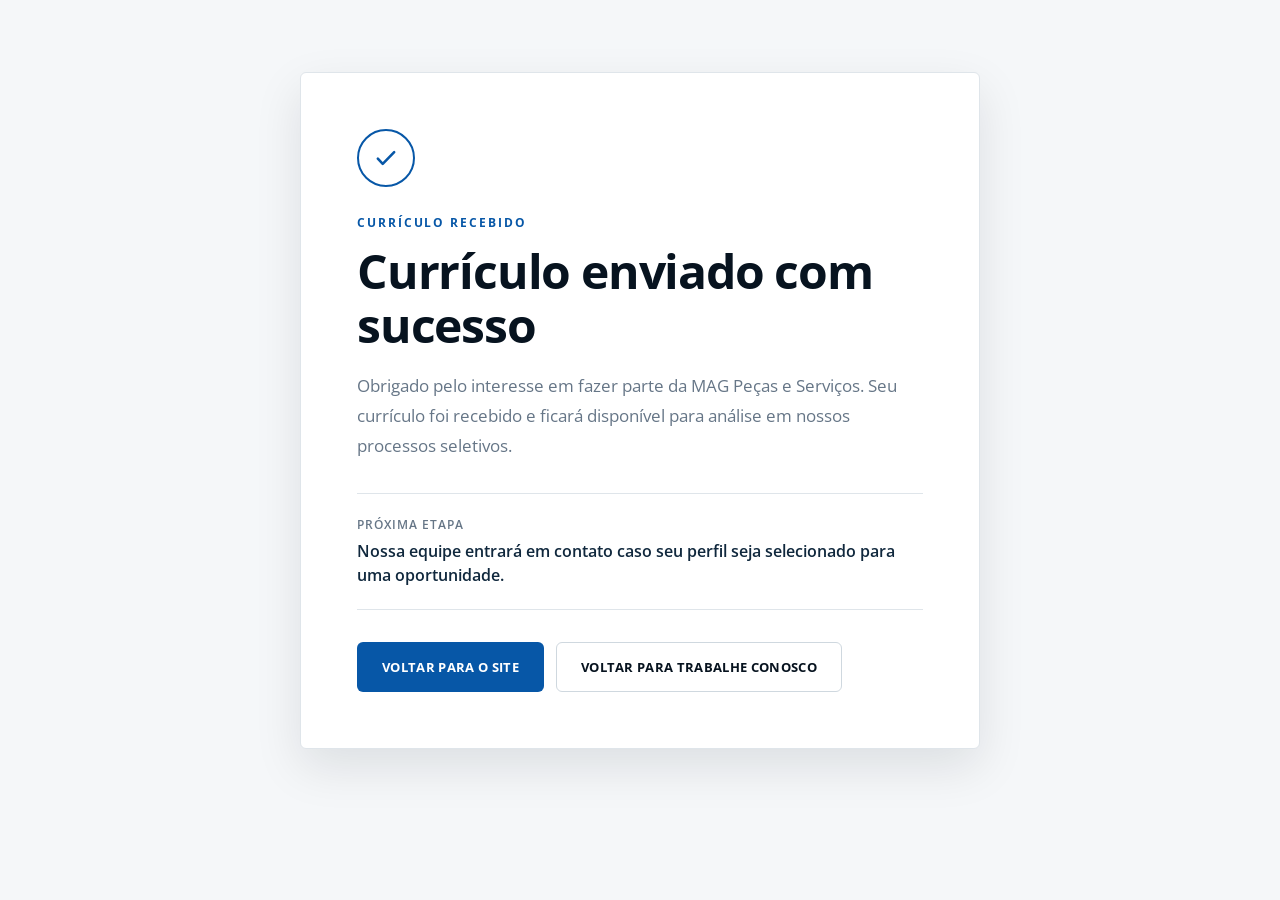
<file: curriculo-enviado.html>
<!DOCTYPE html>
<html lang="pt-BR">
<head>
    <meta charset="UTF-8">
    <meta name="viewport" content="width=device-width, initial-scale=1.0">
    <meta name="robots" content="noindex, nofollow">
    <meta name="theme-color" content="#07131F">

    <title>Currículo enviado | MAG Peças e Serviços</title>

    <link rel="icon" href="assets/img/logo/logo.png">
    <link rel="preconnect" href="https://fonts.googleapis.com">
    <link rel="preconnect" href="https://fonts.gstatic.com" crossorigin>
    <link href="https://fonts.googleapis.com/css2?family=Open+Sans:wght@400;500;600;700&display=swap" rel="stylesheet">
    <link rel="stylesheet" href="assets/css/obrigado.css">
</head>
<body>
    <div class="page-shell">
    

        <main class="confirmation" aria-labelledby="confirmation-title">
            <section class="confirmation-card">
                <div class="confirmation-icon" aria-hidden="true">
                    <svg viewBox="0 0 24 24">
                        <path d="M5 12.5 9.2 17 19 7"></path>
                    </svg>
                </div>

                <p class="confirmation-label">Currículo recebido</p>

                <h1 id="confirmation-title">Currículo enviado com sucesso</h1>

                <p class="confirmation-text">
                    Obrigado pelo interesse em fazer parte da MAG Peças e Serviços. Seu currículo foi recebido e ficará disponível para análise em nossos processos seletivos.
                </p>

                <div class="confirmation-info">
                    <div>
                        <span>Próxima etapa</span>
                        <strong>Nossa equipe entrará em contato caso seu perfil seja selecionado para uma oportunidade.</strong>
                    </div>
                </div>

                <div class="confirmation-actions">
                    <a class="button button--primary" href="/">
                        Voltar para o site
                    </a>

                    <a
                        class="button button--secondary"
                        href="trabalhe-conosco.html"
                        >
                        Voltar para Trabalhe Conosco
                    </a>
                </div>
            </section>
        </main>
    </div>

    <script>
        const currentYear = document.getElementById('current-year');
        if (currentYear) currentYear.textContent = new Date().getFullYear();
    </script>
</body>
</html>
</file>
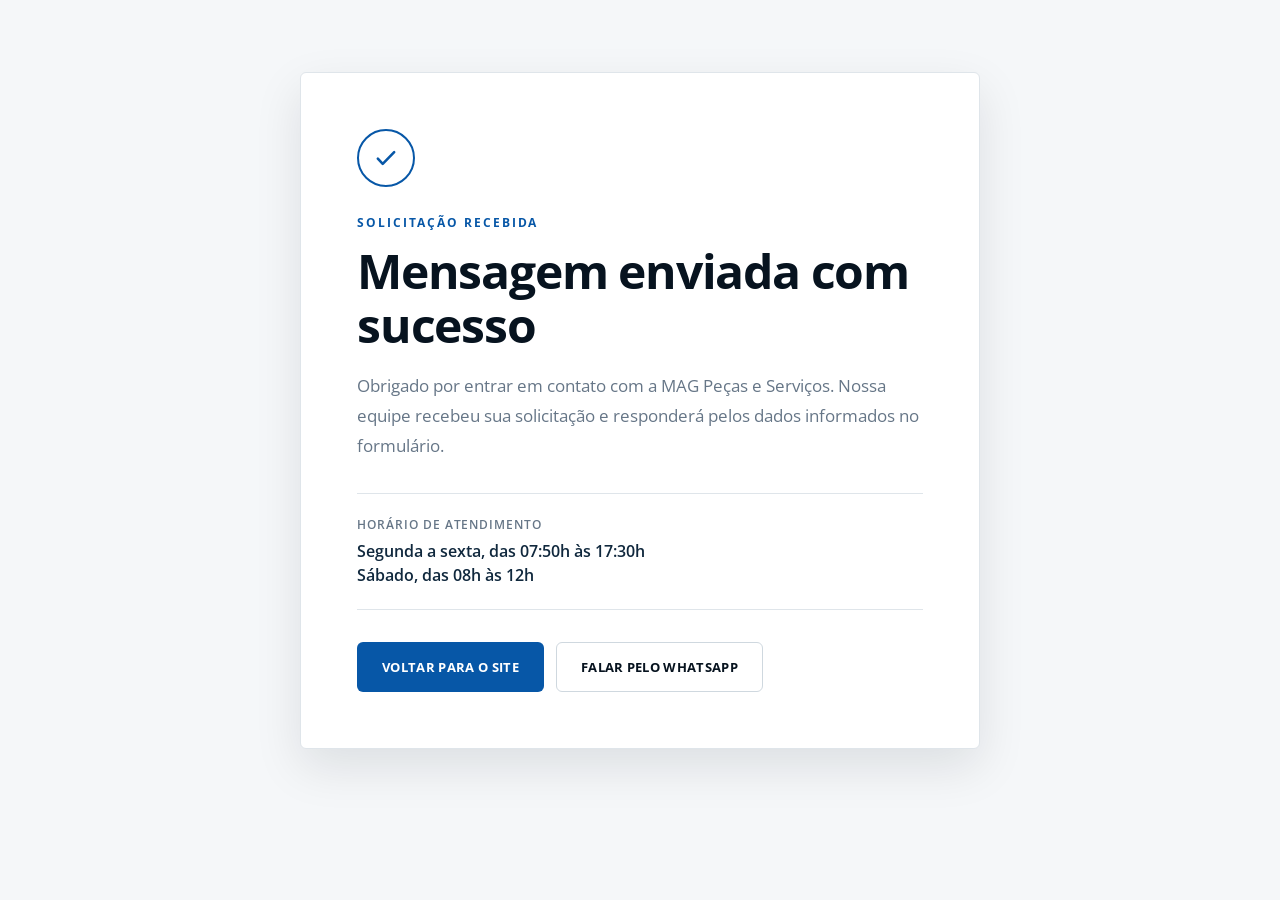
<file: obrigado.html>
<!DOCTYPE html>
<html lang="pt-BR">
<head>
    <meta charset="UTF-8">
    <meta name="viewport" content="width=device-width, initial-scale=1.0">
    <meta name="robots" content="noindex, nofollow">
    <meta name="theme-color" content="#07131F">

    <title>Mensagem enviada | MAG Peças e Serviços</title>

    <link rel="icon" href="assets/img/logo/logo.png">
    <link rel="preconnect" href="https://fonts.googleapis.com">
    <link rel="preconnect" href="https://fonts.gstatic.com" crossorigin>
    <link href="https://fonts.googleapis.com/css2?family=Open+Sans:wght@400;500;600;700&display=swap" rel="stylesheet">
    <link rel="stylesheet" href="assets/css/obrigado.css">
</head>
<body>
    <div class="page-shell">
    

        <main class="confirmation" aria-labelledby="confirmation-title">
            <section class="confirmation-card">
                <div class="confirmation-icon" aria-hidden="true">
                    <svg viewBox="0 0 24 24">
                        <path d="M5 12.5 9.2 17 19 7"></path>
                    </svg>
                </div>

                <p class="confirmation-label">Solicitação recebida</p>

                <h1 id="confirmation-title">Mensagem enviada com sucesso</h1>

                <p class="confirmation-text">
                    Obrigado por entrar em contato com a MAG Peças e Serviços. Nossa equipe recebeu sua solicitação e responderá pelos dados informados no formulário.
                </p>

                <div class="confirmation-info">
                    <div>
                        <span>Horário de atendimento</span>
                        <strong>Segunda a sexta, das 07:50h às 17:30h <br> 
                                Sábado, das 08h às 12h

                        </strong>
                    </div>
                </div>

                <div class="confirmation-actions">
                    <a class="button button--primary" href="/">
                        Voltar para o site
                    </a>

                    <a
                        class="button button--secondary"
                        href="https://wa.me/5592981342423?text=Olá%2C%20acabei%20de%20enviar%20uma%20mensagem%20pelo%20site%20da%20MAG."
                        target="_blank"
                        rel="noopener noreferrer">
                        Falar pelo WhatsApp
                    </a>
                </div>
            </section>
        </main>

        

    <script>
        const currentYear = document.getElementById('current-year');
        if (currentYear) currentYear.textContent = new Date().getFullYear();
    </script>
</body>
</html>
</file>
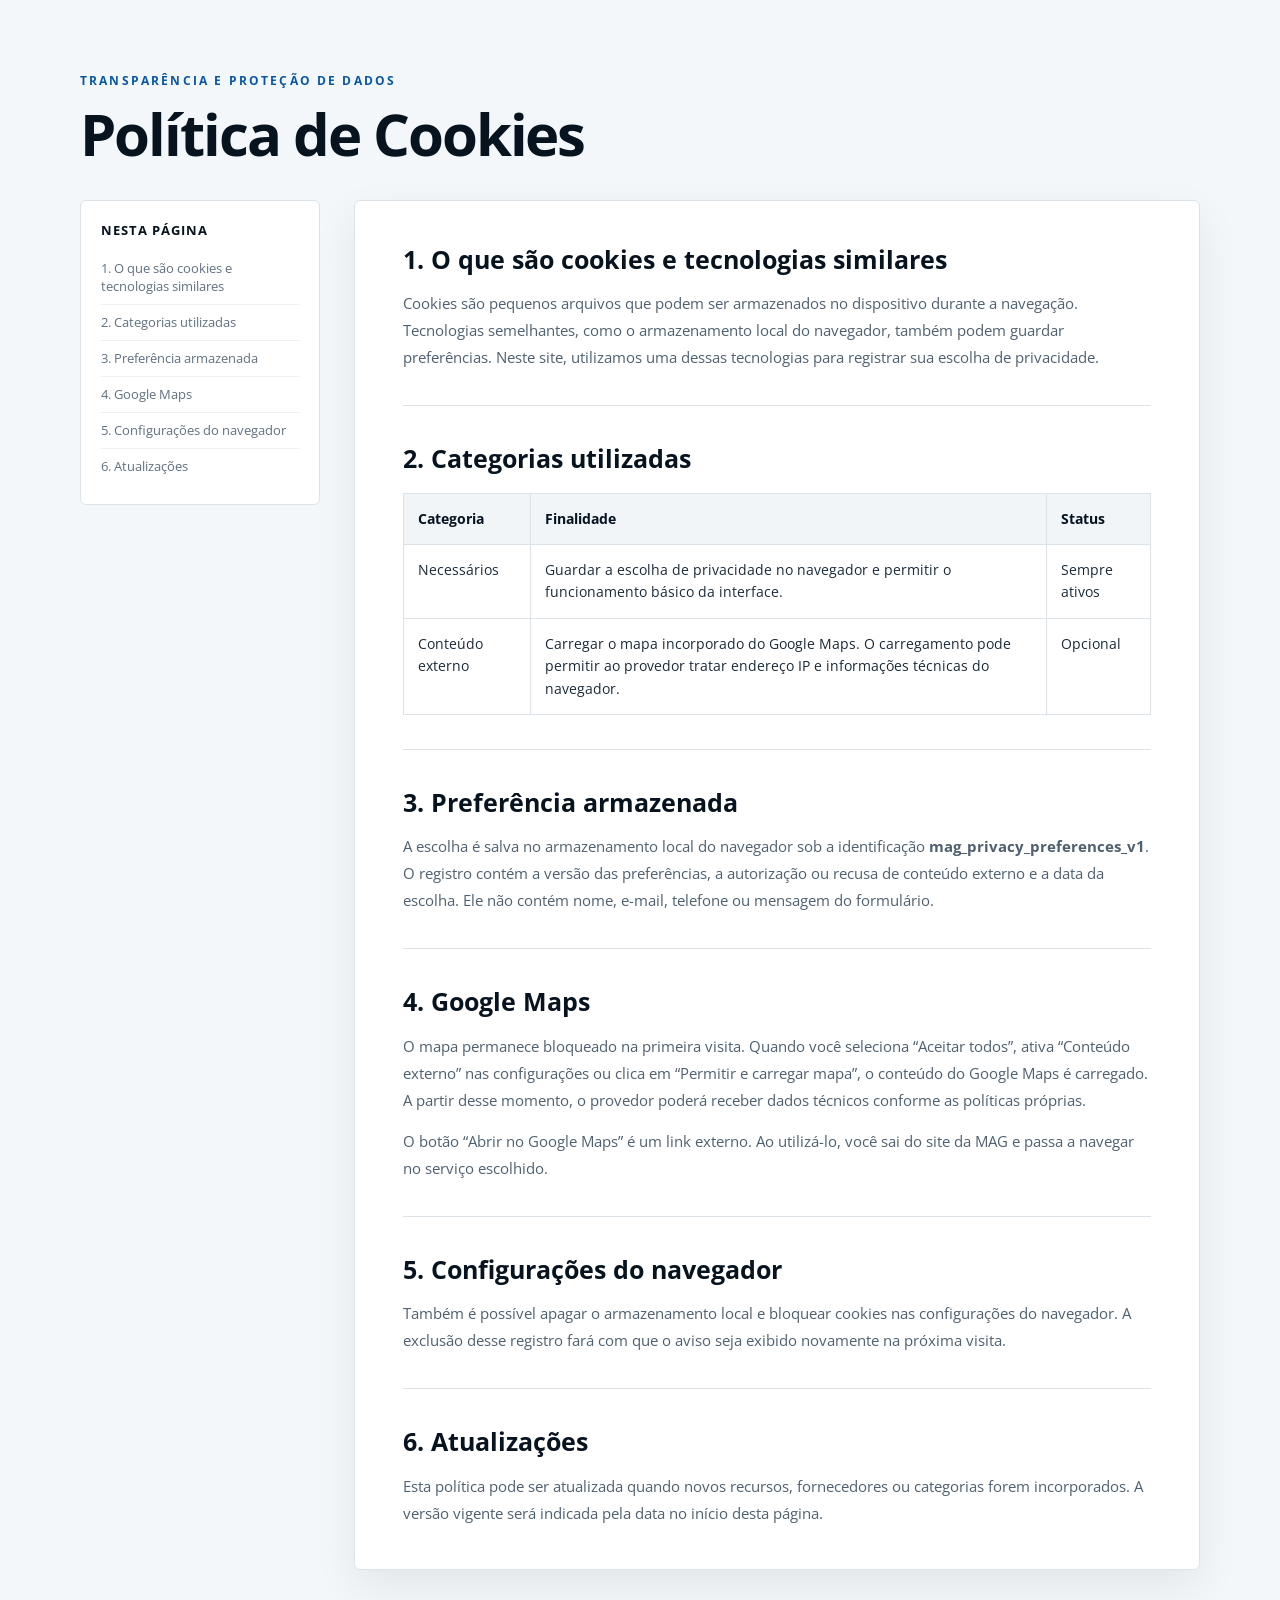
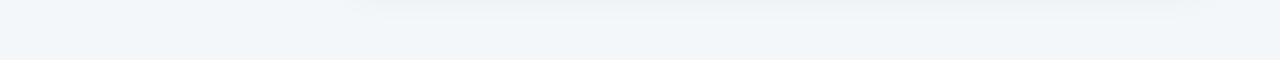
<file: politica-de-cookies.html>
<!DOCTYPE html>
<html lang="pt-BR">
<head>
    <meta charset="UTF-8">
    <meta name="viewport" content="width=device-width, initial-scale=1.0">
    <meta name="theme-color" content="#07131F">
    <meta name="robots" content="index,follow">
    <title>Política de Cookies | MAG Peças e Serviços</title>
    <meta name="description" content="Informações sobre cookies, armazenamento local e carregamento opcional de conteúdo externo no site da MAG.">
    <link rel="icon" href="assets/img/logo/logo.png">
    <link rel="preconnect" href="https://fonts.googleapis.com">
    <link rel="preconnect" href="https://fonts.gstatic.com" crossorigin>
    <link href="https://fonts.googleapis.com/css2?family=Open+Sans:wght@400;500;600;700&display=swap" rel="stylesheet">
    <link rel="stylesheet" href="https://cdnjs.cloudflare.com/ajax/libs/font-awesome/6.7.2/css/all.min.css">
    <link rel="stylesheet" href="assets/css/legal.css">
    <link rel="stylesheet" href="assets/css/cookie-consent.css">
</head>
<body>
<div class="legal-shell">
    
    <main class="legal-main">
        <header class="legal-hero">
            <span class="legal-eyebrow">Transparência e proteção de dados</span>
            <h1>Política de Cookies</h1>
            
        </header>
        <div class="legal-layout">
            <nav class="legal-nav" aria-label="Índice desta página">
                <strong>Nesta página</strong>
                <a href="#conceito">1. O que são cookies e tecnologias similares</a>
<a href="#categorias">2. Categorias utilizadas</a>
<a href="#armazenamento">3. Preferência armazenada</a>
<a href="#mapa">4. Google Maps</a>
<a href="#navegador">5. Configurações do navegador</a>
<a href="#atualizacoes">6. Atualizações</a>
            </nav>
            <article class="legal-article">
                <section class="legal-section" id="conceito"><h2>1. O que são cookies e tecnologias similares</h2><p>Cookies são pequenos arquivos que podem ser armazenados no dispositivo durante a navegação. Tecnologias semelhantes, como o armazenamento local do navegador, também podem guardar preferências. Neste site, utilizamos uma dessas tecnologias para registrar sua escolha de privacidade.</p></section>
<section class="legal-section" id="categorias"><h2>2. Categorias utilizadas</h2><table class="legal-table"><thead><tr><th>Categoria</th><th>Finalidade</th><th>Status</th></tr></thead><tbody><tr><td>Necessários</td><td>Guardar a escolha de privacidade no navegador e permitir o funcionamento básico da interface.</td><td>Sempre ativos</td></tr><tr><td>Conteúdo externo</td><td>Carregar o mapa incorporado do Google Maps. O carregamento pode permitir ao provedor tratar endereço IP e informações técnicas do navegador.</td><td>Opcional</td></tr></tbody></table></section>
<section class="legal-section" id="armazenamento"><h2>3. Preferência armazenada</h2><p>A escolha é salva no armazenamento local do navegador sob a identificação <strong>mag_privacy_preferences_v1</strong>. O registro contém a versão das preferências, a autorização ou recusa de conteúdo externo e a data da escolha. Ele não contém nome, e-mail, telefone ou mensagem do formulário.</p></section>
<section class="legal-section" id="mapa"><h2>4. Google Maps</h2><p>O mapa permanece bloqueado na primeira visita. Quando você seleciona “Aceitar todos”, ativa “Conteúdo externo” nas configurações ou clica em “Permitir e carregar mapa”, o conteúdo do Google Maps é carregado. A partir desse momento, o provedor poderá receber dados técnicos conforme as políticas próprias.</p><p>O botão “Abrir no Google Maps” é um link externo. Ao utilizá-lo, você sai do site da MAG e passa a navegar no serviço escolhido.</p></section>
<section class="legal-section" id="navegador"><h2>5. Configurações do navegador</h2><p>Também é possível apagar o armazenamento local e bloquear cookies nas configurações do navegador. A exclusão desse registro fará com que o aviso seja exibido novamente na próxima visita.</p></section>
<section class="legal-section" id="atualizacoes"><h2>6. Atualizações</h2><p>Esta política pode ser atualizada quando novos recursos, fornecedores ou categorias forem incorporados. A versão vigente será indicada pela data no início desta página.</p></section>
            </article>
        </div>
    </main>
  
</div>
<script src="assets/js/cookie-consent.js"></script>
</body>
</html>
</file>
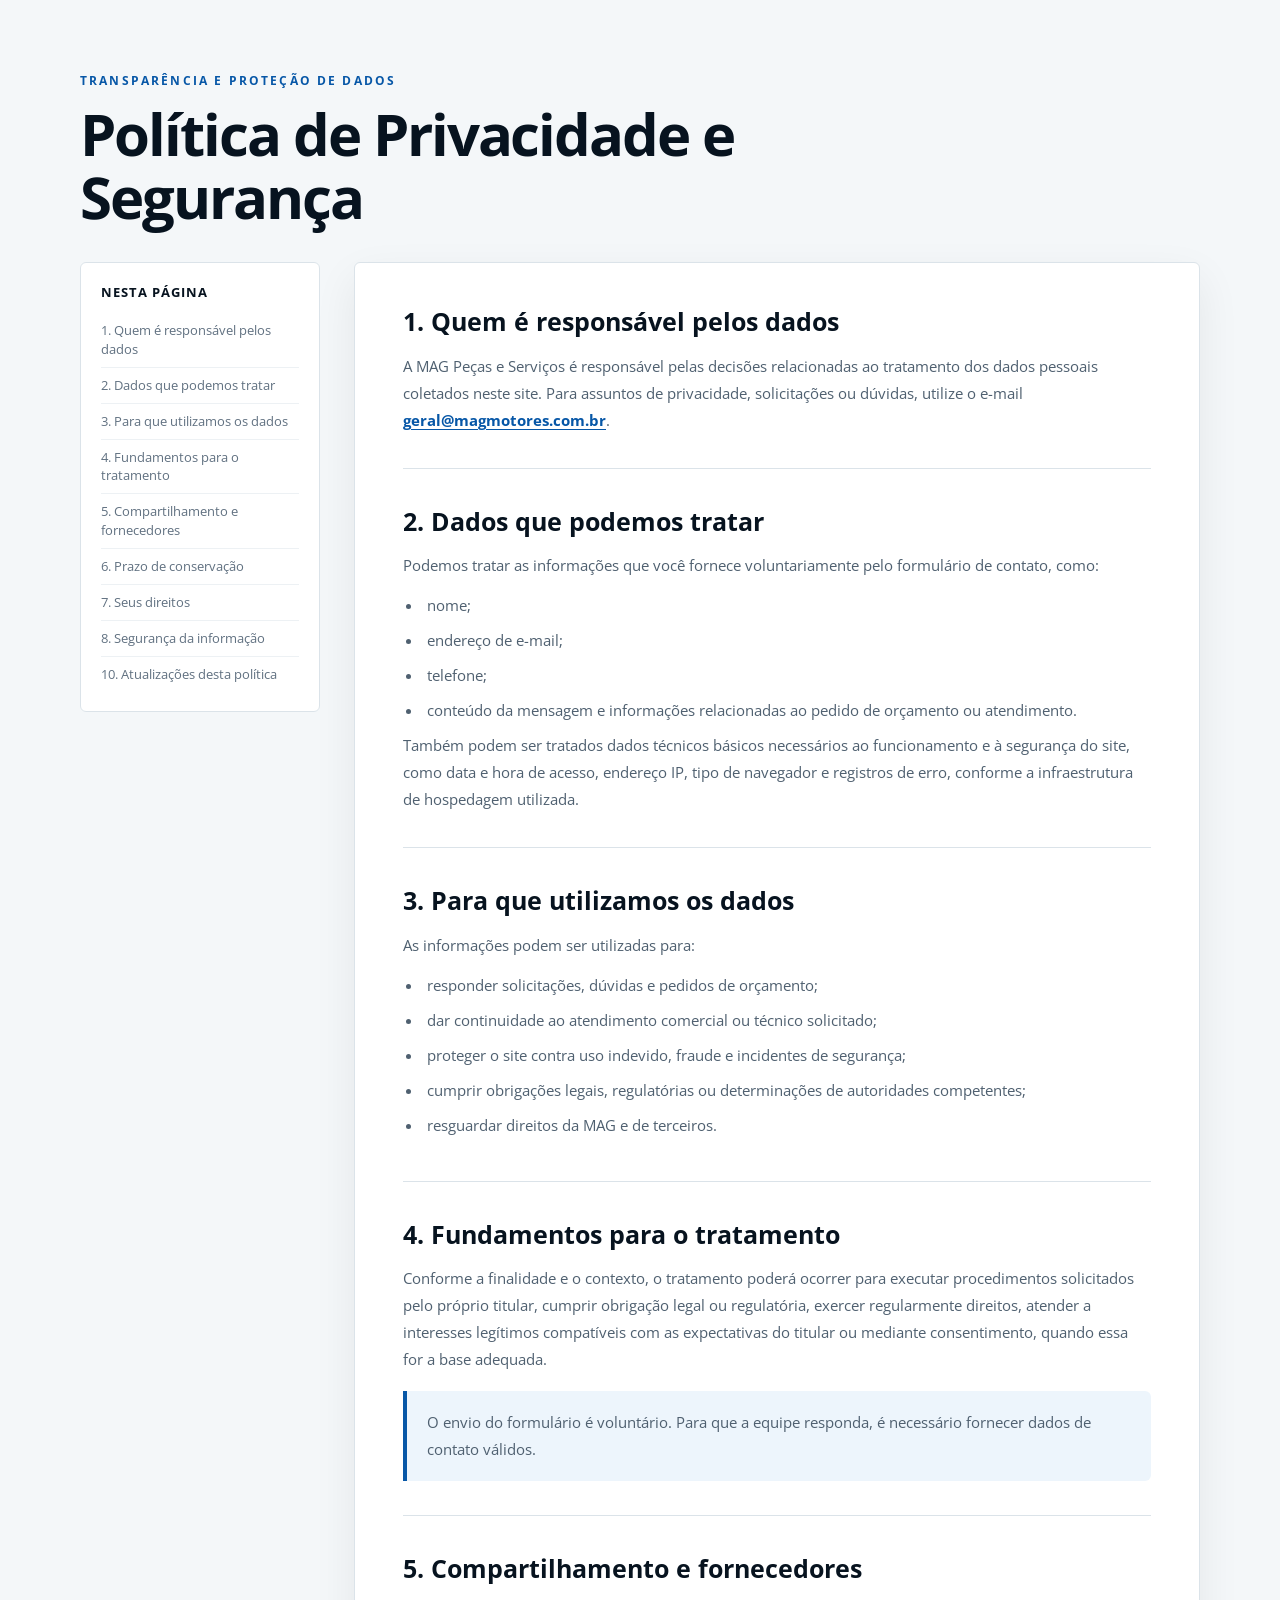
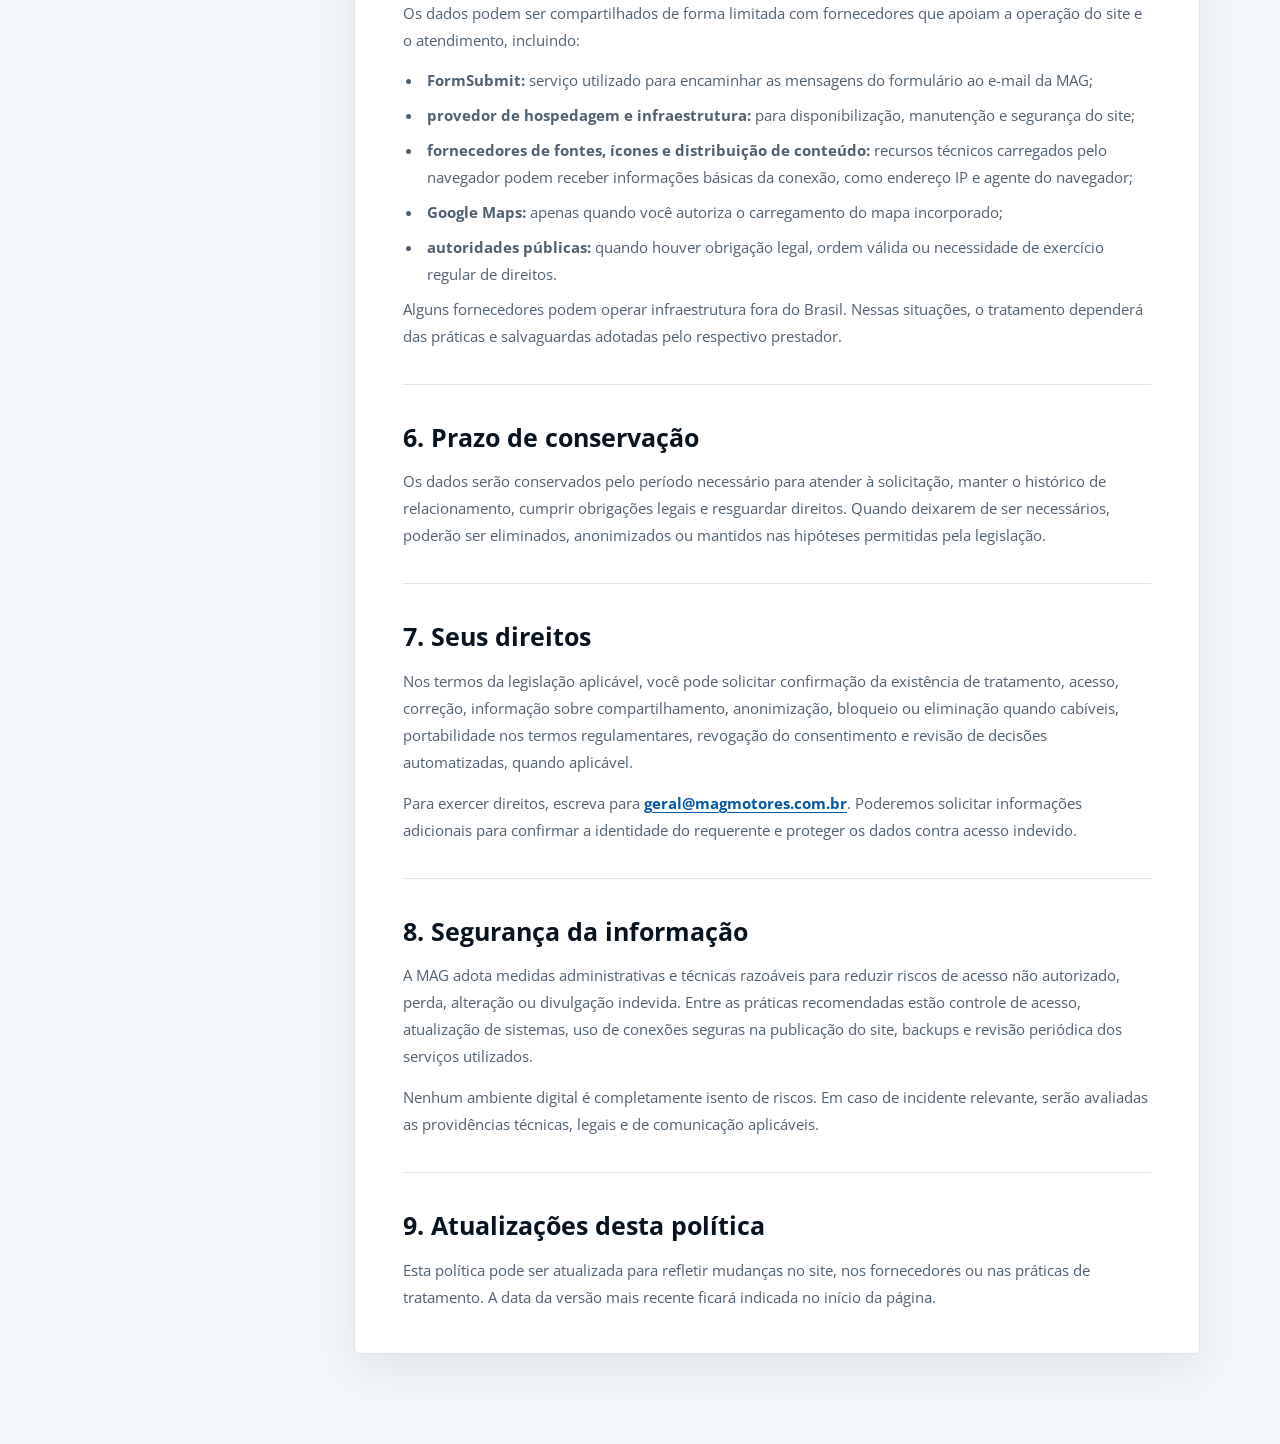
<file: privacidade-e-seguranca.html>
<!DOCTYPE html>
<html lang="pt-BR">
<head>
    <meta charset="UTF-8">
    <meta name="viewport" content="width=device-width, initial-scale=1.0">
    <meta name="theme-color" content="#07131F">
    <meta name="robots" content="index,follow">
    <title>Privacidade e Segurança | MAG Peças e Serviços</title>
    <meta name="description" content="Esta página explica como a MAG Peças e Serviços trata dados pessoais, protege informações e atende solicitações de titulares.">
    <link rel="icon" href="assets/img/logo/logo.png">
    <link rel="preconnect" href="https://fonts.googleapis.com">
    <link rel="preconnect" href="https://fonts.gstatic.com" crossorigin>
    <link href="https://fonts.googleapis.com/css2?family=Open+Sans:wght@400;500;600;700&display=swap" rel="stylesheet">
    <link rel="stylesheet" href="https://cdnjs.cloudflare.com/ajax/libs/font-awesome/6.7.2/css/all.min.css">
    <link rel="stylesheet" href="assets/css/legal.css">
    <link rel="stylesheet" href="assets/css/cookie-consent.css">
</head>
<body>
<div class="legal-shell">
    
    </header>
    <main class="legal-main">
        <header class="legal-hero">
            <span class="legal-eyebrow">Transparência e proteção de dados</span>
            <h1>Política de Privacidade e Segurança</h1>
            
        </header>
        <div class="legal-layout">
            <nav class="legal-nav" aria-label="Índice desta página">
                <strong>Nesta página</strong>
                <a href="#responsavel">1. Quem é responsável pelos dados</a>
<a href="#dados">2. Dados que podemos tratar</a>
<a href="#finalidades">3. Para que utilizamos os dados</a>
<a href="#bases">4. Fundamentos para o tratamento</a>
<a href="#compartilhamento">5. Compartilhamento e fornecedores</a>
<a href="#retencao">6. Prazo de conservação</a>
<a href="#direitos">7. Seus direitos</a>
<a href="#seguranca">8. Segurança da informação</a>
<a href="#atualizacoes">10. Atualizações desta política</a>
            </nav>
            <article class="legal-article">
                <section class="legal-section" id="responsavel"><h2>1. Quem é responsável pelos dados</h2><p>A MAG Peças e Serviços é responsável pelas decisões relacionadas ao tratamento dos dados pessoais coletados neste site. Para assuntos de privacidade, solicitações ou dúvidas, utilize o e-mail <a href="mailto:geral@magmotores.com.br?subject=Privacidade%20e%20prote%C3%A7%C3%A3o%20de%20dados">geral@magmotores.com.br</a>.</p></section>
<section class="legal-section" id="dados"><h2>2. Dados que podemos tratar</h2><p>Podemos tratar as informações que você fornece voluntariamente pelo formulário de contato, como:</p><ul><li>nome;</li><li>endereço de e-mail;</li><li>telefone;</li><li>conteúdo da mensagem e informações relacionadas ao pedido de orçamento ou atendimento.</li></ul><p>Também podem ser tratados dados técnicos básicos necessários ao funcionamento e à segurança do site, como data e hora de acesso, endereço IP, tipo de navegador e registros de erro, conforme a infraestrutura de hospedagem utilizada.</p></section>
<section class="legal-section" id="finalidades"><h2>3. Para que utilizamos os dados</h2><p>As informações podem ser utilizadas para:</p><ul><li>responder solicitações, dúvidas e pedidos de orçamento;</li><li>dar continuidade ao atendimento comercial ou técnico solicitado;</li><li>proteger o site contra uso indevido, fraude e incidentes de segurança;</li><li>cumprir obrigações legais, regulatórias ou determinações de autoridades competentes;</li><li>resguardar direitos da MAG e de terceiros.</li></ul></section>
<section class="legal-section" id="bases"><h2>4. Fundamentos para o tratamento</h2><p>Conforme a finalidade e o contexto, o tratamento poderá ocorrer para executar procedimentos solicitados pelo próprio titular, cumprir obrigação legal ou regulatória, exercer regularmente direitos, atender a interesses legítimos compatíveis com as expectativas do titular ou mediante consentimento, quando essa for a base adequada.</p><div class="legal-note"><p>O envio do formulário é voluntário. Para que a equipe responda, é necessário fornecer dados de contato válidos.</p></div></section>
<section class="legal-section" id="compartilhamento"><h2>5. Compartilhamento e fornecedores</h2><p>Os dados podem ser compartilhados de forma limitada com fornecedores que apoiam a operação do site e o atendimento, incluindo:</p><ul><li><strong>FormSubmit:</strong> serviço utilizado para encaminhar as mensagens do formulário ao e-mail da MAG;</li><li><strong>provedor de hospedagem e infraestrutura:</strong> para disponibilização, manutenção e segurança do site;</li><li><strong>fornecedores de fontes, ícones e distribuição de conteúdo:</strong> recursos técnicos carregados pelo navegador podem receber informações básicas da conexão, como endereço IP e agente do navegador;</li><li><strong>Google Maps:</strong> apenas quando você autoriza o carregamento do mapa incorporado;</li><li><strong>autoridades públicas:</strong> quando houver obrigação legal, ordem válida ou necessidade de exercício regular de direitos.</li></ul><p>Alguns fornecedores podem operar infraestrutura fora do Brasil. Nessas situações, o tratamento dependerá das práticas e salvaguardas adotadas pelo respectivo prestador.</p></section>
<section class="legal-section" id="retencao"><h2>6. Prazo de conservação</h2><p>Os dados serão conservados pelo período necessário para atender à solicitação, manter o histórico de relacionamento, cumprir obrigações legais e resguardar direitos. Quando deixarem de ser necessários, poderão ser eliminados, anonimizados ou mantidos nas hipóteses permitidas pela legislação.</p></section>
<section class="legal-section" id="direitos"><h2>7. Seus direitos</h2><p>Nos termos da legislação aplicável, você pode solicitar confirmação da existência de tratamento, acesso, correção, informação sobre compartilhamento, anonimização, bloqueio ou eliminação quando cabíveis, portabilidade nos termos regulamentares, revogação do consentimento e revisão de decisões automatizadas, quando aplicável.</p><p>Para exercer direitos, escreva para <a href="mailto:geral@magmotores.com.br?subject=Solicita%C3%A7%C3%A3o%20de%20titular%20de%20dados">geral@magmotores.com.br</a>. Poderemos solicitar informações adicionais para confirmar a identidade do requerente e proteger os dados contra acesso indevido.</p></section>
<section class="legal-section" id="seguranca"><h2>8. Segurança da informação</h2><p>A MAG adota medidas administrativas e técnicas razoáveis para reduzir riscos de acesso não autorizado, perda, alteração ou divulgação indevida. Entre as práticas recomendadas estão controle de acesso, atualização de sistemas, uso de conexões seguras na publicação do site, backups e revisão periódica dos serviços utilizados.</p><p>Nenhum ambiente digital é completamente isento de riscos. Em caso de incidente relevante, serão avaliadas as providências técnicas, legais e de comunicação aplicáveis.</p></section>
<section class="legal-section" id="atualizacoes"><h2>9. Atualizações desta política</h2><p>Esta política pode ser atualizada para refletir mudanças no site, nos fornecedores ou nas práticas de tratamento. A data da versão mais recente ficará indicada no início da página.</p></section>
            </article>
        </div>
    </main>
    
</div>
<script src="assets/js/cookie-consent.js"></script>
</body>
</html>
</file>
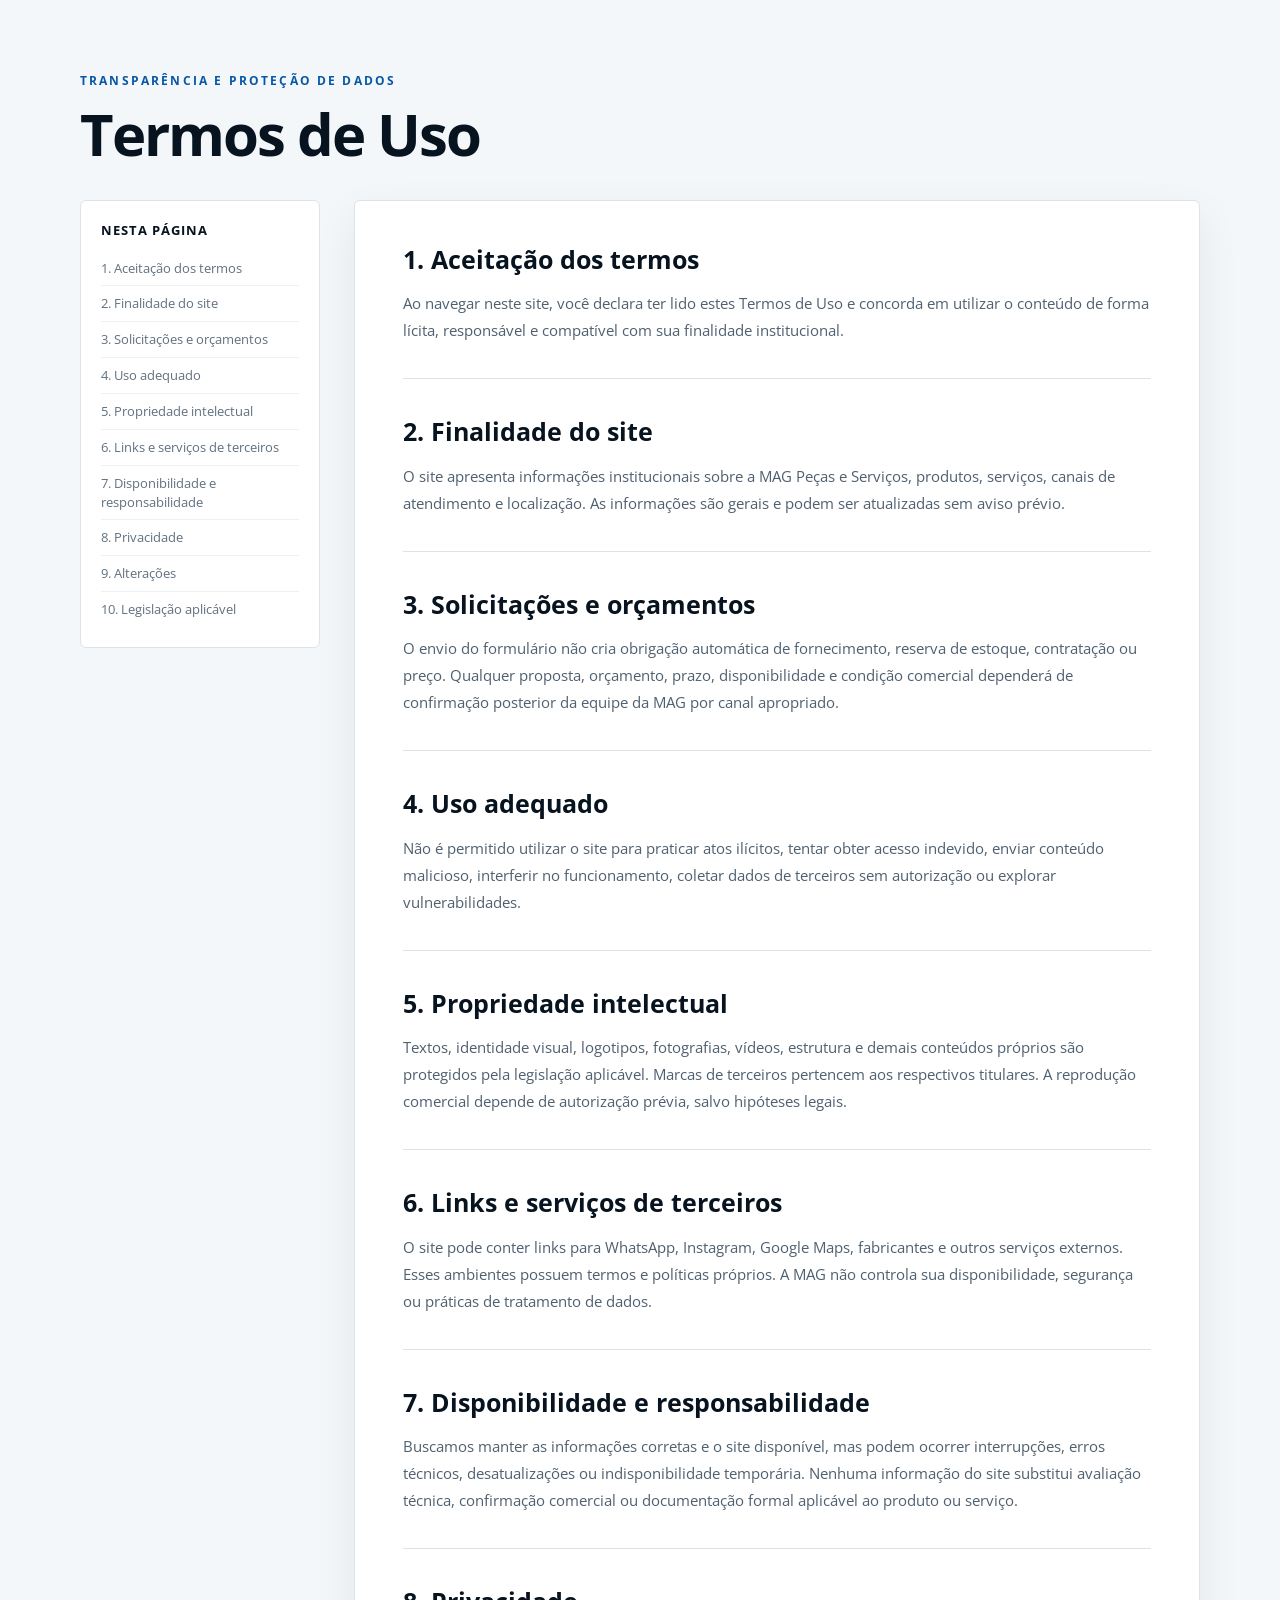
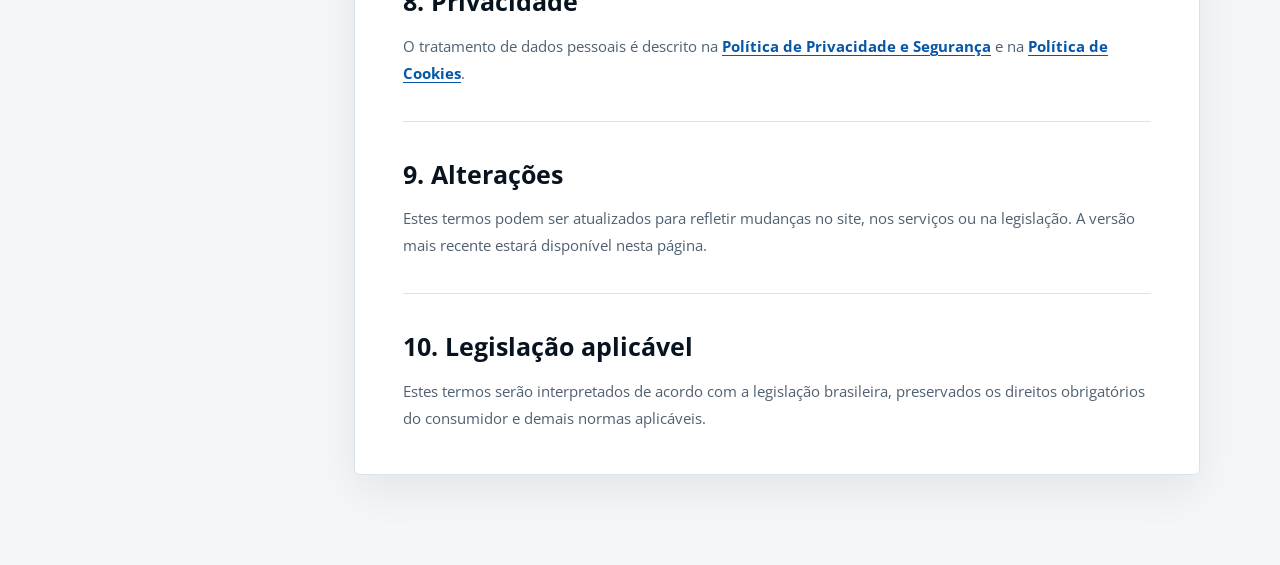
<file: termos-de-uso.html>
<!DOCTYPE html>
<html lang="pt-BR">
<head>
    <meta charset="UTF-8">
    <meta name="viewport" content="width=device-width, initial-scale=1.0">
    <meta name="theme-color" content="#07131F">
    <meta name="robots" content="index,follow">
    <title>Termos de Uso | MAG Peças e Serviços</title>
    <meta name="description" content="Condições de utilização do site institucional da MAG Peças e Serviços.">
    <link rel="icon" href="assets/img/logo/logo.png">
    <link rel="preconnect" href="https://fonts.googleapis.com">
    <link rel="preconnect" href="https://fonts.gstatic.com" crossorigin>
    <link href="https://fonts.googleapis.com/css2?family=Open+Sans:wght@400;500;600;700&display=swap" rel="stylesheet">
    <link rel="stylesheet" href="https://cdnjs.cloudflare.com/ajax/libs/font-awesome/6.7.2/css/all.min.css">
    <link rel="stylesheet" href="assets/css/legal.css">
    <link rel="stylesheet" href="assets/css/cookie-consent.css">
</head>
<body>
<div class="legal-shell">
    
    <main class="legal-main">
        <header class="legal-hero">
            <span class="legal-eyebrow">Transparência e proteção de dados</span>
            <h1>Termos de Uso</h1>
            
        </header>
        <div class="legal-layout">
            <nav class="legal-nav" aria-label="Índice desta página">
                <strong>Nesta página</strong>
                <a href="#aceitacao">1. Aceitação dos termos</a>
<a href="#finalidade">2. Finalidade do site</a>
<a href="#orcamentos">3. Solicitações e orçamentos</a>
<a href="#uso">4. Uso adequado</a>
<a href="#propriedade">5. Propriedade intelectual</a>
<a href="#links">6. Links e serviços de terceiros</a>
<a href="#disponibilidade">7. Disponibilidade e responsabilidade</a>
<a href="#privacidade">8. Privacidade</a>
<a href="#alteracoes">9. Alterações</a>
<a href="#lei">10. Legislação aplicável</a>
            </nav>
            <article class="legal-article">
                <section class="legal-section" id="aceitacao"><h2>1. Aceitação dos termos</h2><p>Ao navegar neste site, você declara ter lido estes Termos de Uso e concorda em utilizar o conteúdo de forma lícita, responsável e compatível com sua finalidade institucional.</p></section>
<section class="legal-section" id="finalidade"><h2>2. Finalidade do site</h2><p>O site apresenta informações institucionais sobre a MAG Peças e Serviços, produtos, serviços, canais de atendimento e localização. As informações são gerais e podem ser atualizadas sem aviso prévio.</p></section>
<section class="legal-section" id="orcamentos"><h2>3. Solicitações e orçamentos</h2><p>O envio do formulário não cria obrigação automática de fornecimento, reserva de estoque, contratação ou preço. Qualquer proposta, orçamento, prazo, disponibilidade e condição comercial dependerá de confirmação posterior da equipe da MAG por canal apropriado.</p></section>
<section class="legal-section" id="uso"><h2>4. Uso adequado</h2><p>Não é permitido utilizar o site para praticar atos ilícitos, tentar obter acesso indevido, enviar conteúdo malicioso, interferir no funcionamento, coletar dados de terceiros sem autorização ou explorar vulnerabilidades.</p></section>
<section class="legal-section" id="propriedade"><h2>5. Propriedade intelectual</h2><p>Textos, identidade visual, logotipos, fotografias, vídeos, estrutura e demais conteúdos próprios são protegidos pela legislação aplicável. Marcas de terceiros pertencem aos respectivos titulares. A reprodução comercial depende de autorização prévia, salvo hipóteses legais.</p></section>
<section class="legal-section" id="links"><h2>6. Links e serviços de terceiros</h2><p>O site pode conter links para WhatsApp, Instagram, Google Maps, fabricantes e outros serviços externos. Esses ambientes possuem termos e políticas próprios. A MAG não controla sua disponibilidade, segurança ou práticas de tratamento de dados.</p></section>
<section class="legal-section" id="disponibilidade"><h2>7. Disponibilidade e responsabilidade</h2><p>Buscamos manter as informações corretas e o site disponível, mas podem ocorrer interrupções, erros técnicos, desatualizações ou indisponibilidade temporária. Nenhuma informação do site substitui avaliação técnica, confirmação comercial ou documentação formal aplicável ao produto ou serviço.</p></section>
<section class="legal-section" id="privacidade"><h2>8. Privacidade</h2><p>O tratamento de dados pessoais é descrito na <a href="privacidade-e-seguranca.html">Política de Privacidade e Segurança</a> e na <a href="/politica-de-cookies">Política de Cookies</a>.</p></section>
<section class="legal-section" id="alteracoes"><h2>9. Alterações</h2><p>Estes termos podem ser atualizados para refletir mudanças no site, nos serviços ou na legislação. A versão mais recente estará disponível nesta página.</p></section>
<section class="legal-section" id="lei"><h2>10. Legislação aplicável</h2><p>Estes termos serão interpretados de acordo com a legislação brasileira, preservados os direitos obrigatórios do consumidor e demais normas aplicáveis.</p></section>
            </article>
        </div>
    </main>
    
</div>
<script src="assets/js/cookie-consent.js"></script>
</body>
</html>
</file>
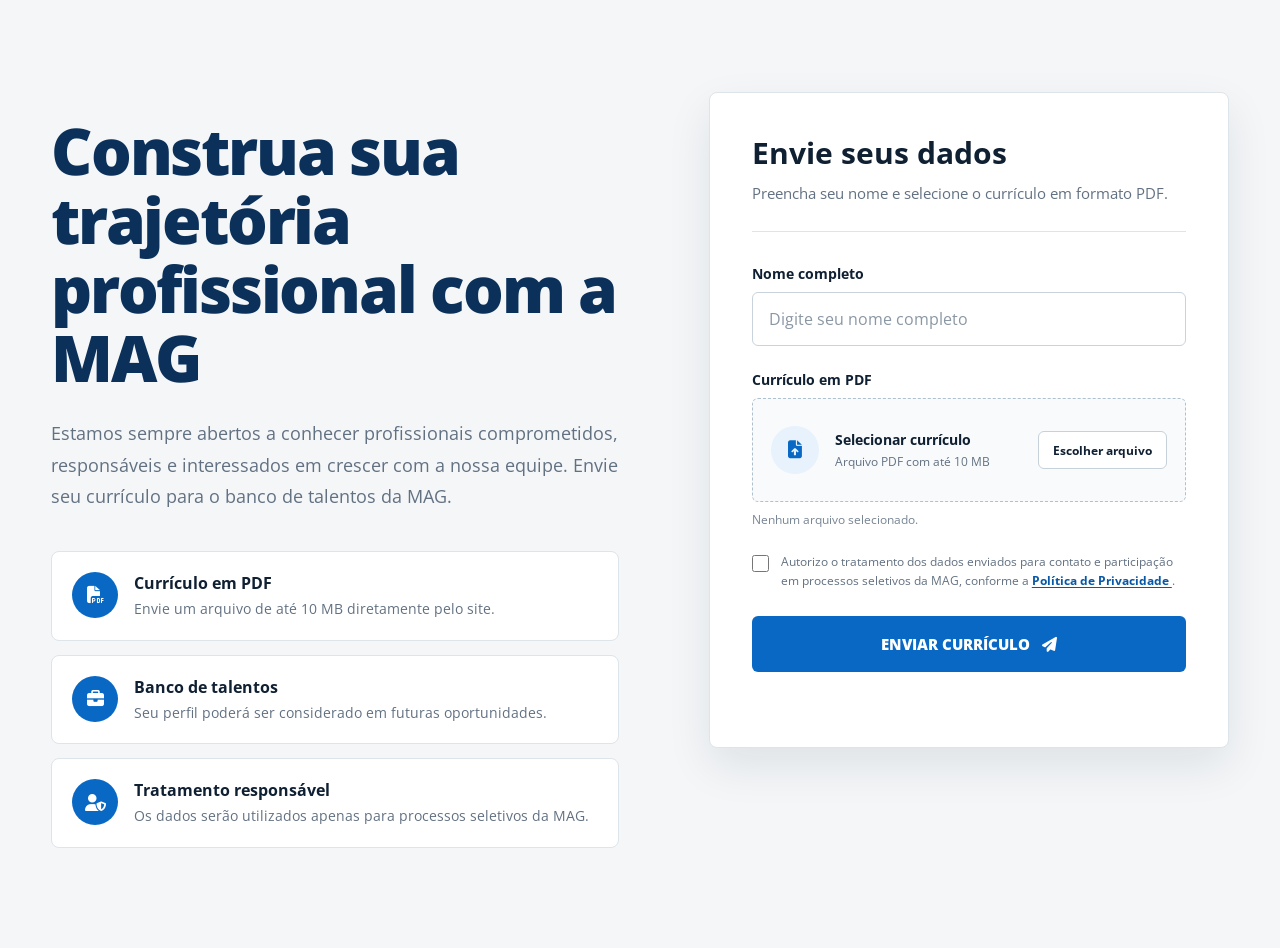
<file: trabalhe-conosco.html>
<!DOCTYPE html>
<html lang="pt-BR">
<head>
    <meta charset="UTF-8">
    <meta name="viewport" content="width=device-width, initial-scale=1.0">

    <title>Trabalhe conosco | MAG Peças e Serviços</title>

    <meta
        name="description"
        content="Envie seu currículo em PDF para o banco de talentos da MAG Peças e Serviços.">
    <meta name="theme-color" content="#07131F">

    <link rel="icon" href="assets/img/logo/favicon.png">

    <link rel="preconnect" href="https://fonts.googleapis.com">
    <link rel="preconnect" href="https://fonts.gstatic.com" crossorigin>
    <link
        href="https://fonts.googleapis.com/css2?family=Open+Sans:wght@400;500;600;700;800&display=swap"
        rel="stylesheet">

    <link
        rel="stylesheet"
        href="https://cdnjs.cloudflare.com/ajax/libs/font-awesome/6.7.2/css/all.min.css">

    <link rel="stylesheet" href="assets/css/cookie-consent.css">
    <link rel="stylesheet" href="assets/css/trabalhe-conosco.css?v=1.0">
</head>
<body>


    <main>
        <section class="career-page-intro">
            <div class="career-container career-page-intro__grid">
                <div class="career-page-copy">
               

                    <h1>Construa sua trajetória profissional com a MAG</h1>

                    <p class="career-page-lead">
                        Estamos sempre abertos a conhecer profissionais comprometidos,
                        responsáveis e interessados em crescer com a nossa equipe.
                        Envie seu currículo para o banco de talentos da MAG.
                    </p>

                    <div class="career-page-benefits" aria-label="Informações sobre o envio do currículo">
                        <article>
                            <span class="career-page-benefit-icon" aria-hidden="true">
                                <i class="fa-solid fa-file-pdf"></i>
                            </span>
                            <div>
                                <strong>Currículo em PDF</strong>
                                <p>Envie um arquivo de até 10 MB diretamente pelo site.</p>
                            </div>
                        </article>

                        <article>
                            <span class="career-page-benefit-icon" aria-hidden="true">
                                <i class="fa-solid fa-briefcase"></i>
                            </span>
                            <div>
                                <strong>Banco de talentos</strong>
                                <p>Seu perfil poderá ser considerado em futuras oportunidades.</p>
                            </div>
                        </article>

                        <article>
                            <span class="career-page-benefit-icon" aria-hidden="true">
                                <i class="fa-solid fa-user-shield"></i>
                            </span>
                            <div>
                                <strong>Tratamento responsável</strong>
                                <p>Os dados serão utilizados apenas para processos seletivos da MAG.</p>
                            </div>
                        </article>
                    </div>
                </div>

                <div class="career-page-form-card">
                    <div class="career-page-form-heading">
                        
                        <h2>Envie seus dados</h2>
                        <p>Preencha seu nome e selecione o currículo em formato PDF.</p>
                    </div>

                    <form
                        id="career-form"
                        action="https://formsubmit.co/fiscal@magmotores.com.br"
                        method="POST"
                        enctype="multipart/form-data">

                        <input
                            type="hidden"
                            name="_subject"
                            value="[SITE MAG] Novo currículo recebido">

                        <input
                            type="hidden"
                            name="_template"
                            value="table">

                        <input
                            type="hidden"
                            name="_captcha"
                            value="false">

                        <input
                            type="hidden"
                            name="_next"
                            value="https://magpecaseservicos.com.br/curriculo-enviado">

                        <input
                            type="hidden"
                            name="Origem"
                            value="Página Trabalhe conosco — Site MAG">

                        <input
                            class="career-honeypot"
                            type="text"
                            name="_honey"
                            tabindex="-1"
                            autocomplete="off"
                            aria-hidden="true">

                        <div class="career-field">
                            <label for="career-name">Nome completo</label>
                            <input
                                id="career-name"
                                type="text"
                                name="Nome completo"
                                placeholder="Digite seu nome completo"
                                autocomplete="name"
                                minlength="2"
                                required>
                        </div>

                        <div class="career-field">
                            <label for="career-resume">Currículo em PDF</label>

                            <label class="career-file" for="career-resume">
                                <span class="career-file__icon" aria-hidden="true">
                                    <i class="fa-solid fa-file-arrow-up"></i>
                                </span>

                                <span class="career-file__content">
                                    <strong>Selecionar currículo</strong>
                                    <small>Arquivo PDF com até 10 MB</small>
                                </span>

                                <span class="career-file__button">Escolher arquivo</span>
                            </label>

                            <input
                                id="career-resume"
                                class="career-file__input"
                                type="file"
                                name="attachment"
                                accept=".pdf,application/pdf"
                                required>

                            <p id="career-file-name" class="career-file__name">
                                Nenhum arquivo selecionado.
                            </p>
                        </div>

                        <label class="career-privacy">
                            <input
                                type="checkbox"
                                name="Aceite de privacidade"
                                value="Autorizo o tratamento dos dados enviados para processos seletivos"
                                required>

                            <span>
                                Autorizo o tratamento dos dados enviados para contato e participação
                                em processos seletivos da MAG, conforme a
                                <a href="privacidade-e-seguranca.html" target="_blank" rel="noopener noreferrer">
                                    Política de Privacidade
                                </a>.
                            </span>
                        </label>

                        <button class="career-submit" type="submit">
                            <span class="career-submit__text">Enviar currículo</span>
                            <i class="fa-solid fa-paper-plane" aria-hidden="true"></i>
                        </button>

                        <p
                            id="career-form-status"
                            class="career-form-status"
                            role="status"
                            aria-live="polite"></p>
                    </form>
                </div>
            </div>
        </section>
    </main>

    

    <script src="assets/js/trabalhe-conosco.js?v=1.0"></script>
    <script src="assets/js/cookie-consent.js"></script>
</body>
</html>
</file>
<file: assets/css/obrigado.css>
:root{
    --navy:#07131f;
    --navy-medium:#10283d;
    --blue:#0757a7;
    --white:#ffffff;
    --background:#f5f7f9;
    --text:#132333;
    --muted:#667687;
    --border:#dfe5ea;
    --radius:6px;
    --shadow:0 18px 48px rgba(7,19,31,.10);
}

*,*::before,*::after{
    margin:0;
    padding:0;
    box-sizing:border-box;
}

html{
    min-height:100%;
}

body{
    min-height:100vh;
    font-family:'Open Sans',sans-serif;
    color:var(--text);
    background:var(--background);
    -webkit-font-smoothing:antialiased;
}

a{
    color:inherit;
    text-decoration:none;
}

.page-shell{
    min-height:100vh;
    display:grid;
    grid-template-rows:auto 1fr auto;
}

.site-header{
    background:var(--navy);
    border-bottom:3px solid var(--blue);
}

.site-header__inner,
.site-footer__inner{
    width:min(1160px,calc(100% - 40px));
    margin:0 auto;
}

.site-header__inner{
    min-height:92px;
    display:flex;
    align-items:center;
}

.brand{
    display:inline-flex;
    align-items:center;
}

.brand img{
    display:block;
    width:auto;
    height:52px;
    object-fit:contain;
}

.confirmation{
    width:min(1160px,calc(100% - 40px));
    margin:0 auto;
    display:flex;
    align-items:center;
    justify-content:center;
    padding:72px 0;
}

.confirmation-card{
    width:min(680px,100%);
    padding:56px;
    background:var(--white);
    border:1px solid var(--border);
    border-radius:var(--radius);
    box-shadow:var(--shadow);
    text-align:left;
}

.confirmation-icon{
    width:58px;
    height:58px;
    display:grid;
    place-items:center;
    margin-bottom:28px;
    border:2px solid var(--blue);
    border-radius:50%;
    background:var(--white);
}

.confirmation-icon svg{
    width:28px;
    height:28px;
    fill:none;
    stroke:var(--blue);
    stroke-width:2.2;
    stroke-linecap:round;
    stroke-linejoin:round;
}

.confirmation-label{
    margin-bottom:12px;
    color:var(--blue);
    font-size:12px;
    line-height:1.4;
    font-weight:700;
    letter-spacing:.16em;
    text-transform:uppercase;
}

.confirmation-card h1{
    max-width:560px;
    margin-bottom:20px;
    color:var(--navy);
    font-size:clamp(32px,5vw,48px);
    line-height:1.12;
    font-weight:700;
    letter-spacing:-.025em;
}

.confirmation-text{
    max-width:590px;
    color:var(--muted);
    font-size:17px;
    line-height:1.75;
}

.confirmation-info{
    margin:32px 0;
    padding:22px 0;
    border-top:1px solid var(--border);
    border-bottom:1px solid var(--border);
}

.confirmation-info span,
.confirmation-info strong{
    display:block;
}

.confirmation-info span{
    margin-bottom:6px;
    color:var(--muted);
    font-size:12px;
    font-weight:600;
    letter-spacing:.08em;
    text-transform:uppercase;
}

.confirmation-info strong{
    color:var(--navy-medium);
    font-size:16px;
    line-height:1.5;
    font-weight:600;
}

.confirmation-actions{
    display:flex;
    flex-wrap:wrap;
    gap:12px;
}

.button{
    min-height:50px;
    display:inline-flex;
    align-items:center;
    justify-content:center;
    padding:0 24px;
    border:1px solid transparent;
    border-radius:var(--radius);
    font-size:13px;
    font-weight:700;
    letter-spacing:.025em;
    text-transform:uppercase;
    transition:background .25s ease,border-color .25s ease,color .25s ease,transform .25s ease;
}

.button:hover{
    transform:translateY(-2px);
}

.button--primary{
    color:var(--white);
    background:var(--blue);
}

.button--primary:hover{
    background:#064985;
}

.button--secondary{
    color:var(--navy);
    background:var(--white);
    border-color:#cfd8df;
}

.button--secondary:hover{
    color:var(--blue);
    border-color:var(--blue);
}

.site-footer{
    background:var(--white);
    border-top:1px solid var(--border);
}

.site-footer__inner{
    min-height:76px;
    display:flex;
    align-items:center;
    justify-content:space-between;
    gap:24px;
}

.site-footer p{
    color:#758391;
    font-size:12px;
    line-height:1.5;
}

@media (max-width:640px){
    .site-header__inner,
    .site-footer__inner,
    .confirmation{
        width:min(100% - 30px,1160px);
    }

    .site-header__inner{
        min-height:78px;
    }

    .brand img{
        height:44px;
    }

    .confirmation{
        padding:42px 0;
    }

    .confirmation-card{
        padding:34px 24px;
    }

    .confirmation-icon{
        width:52px;
        height:52px;
        margin-bottom:24px;
    }

    .confirmation-card h1{
        font-size:32px;
    }

    .confirmation-text{
        font-size:16px;
    }

    .confirmation-actions{
        flex-direction:column;
    }

    .button{
        width:100%;
    }

    .site-footer__inner{
        min-height:92px;
        flex-direction:column;
        align-items:flex-start;
        justify-content:center;
        gap:5px;
    }
}

@media (prefers-reduced-motion:reduce){
    *,*::before,*::after{
        scroll-behavior:auto !important;
        transition:none !important;
    }
}
</file>
<file: assets/css/legal.css>
/* =========================================================
   MAG — PÁGINAS LEGAIS
========================================================= */
:root{
    --legal-navy:#07131f;
    --legal-blue:#0757a7;
    --legal-white:#fff;
    --legal-bg:#f4f7f9;
    --legal-text:#1a2a39;
    --legal-muted:#617181;
    --legal-border:#dbe3e9;
}

*,*::before,*::after{box-sizing:border-box;margin:0;padding:0;}
html{scroll-behavior:smooth;}
body{
    min-height:100vh;
    font-family:'Open Sans',sans-serif;
    color:var(--legal-text);
    background:var(--legal-bg);
    -webkit-font-smoothing:antialiased;
}
a{color:inherit;text-decoration:none;}
button{font:inherit;}
.legal-shell{min-height:100vh;display:grid;grid-template-rows:auto 1fr auto;}
.legal-header{background:var(--legal-navy);border-bottom:3px solid var(--legal-blue);}
.legal-header__inner,
.legal-main,
.legal-footer__inner{width:min(1120px,calc(100% - 40px));margin:0 auto;}
.legal-header__inner{min-height:88px;display:flex;align-items:center;justify-content:space-between;gap:24px;}
.legal-logo img{display:block;height:52px;width:auto;}
.legal-back{display:inline-flex;align-items:center;gap:9px;color:rgba(255,255,255,.84);font-size:13px;font-weight:700;}
.legal-back:hover{color:#fff;}
.legal-main{padding:72px 0 90px;}
.legal-hero{max-width:850px;margin-bottom:34px;}
.legal-eyebrow{display:block;margin-bottom:14px;color:var(--legal-blue);font-size:12px;font-weight:700;letter-spacing:.18em;text-transform:uppercase;}
.legal-hero h1{margin-bottom:18px;color:var(--legal-navy);font-size:clamp(34px,5vw,58px);line-height:1.08;font-weight:700;letter-spacing:-.035em;text-transform:none;}
.legal-hero p{max-width:760px;color:var(--legal-muted);font-size:17px;line-height:1.75;}
.legal-update{display:inline-flex;margin-top:18px;padding:9px 12px;color:#445565;background:#eaf0f4;border-radius:6px;font-size:12px;font-weight:600;}
.legal-layout{display:grid;grid-template-columns:240px minmax(0,1fr);gap:34px;align-items:start;}
.legal-nav{position:sticky;top:24px;padding:20px;background:#fff;border:1px solid var(--legal-border);border-radius:6px;}
.legal-nav strong{display:block;margin-bottom:12px;color:var(--legal-navy);font-size:13px;text-transform:uppercase;letter-spacing:.08em;}
.legal-nav a{display:block;padding:8px 0;color:var(--legal-muted);font-size:13px;line-height:1.45;border-bottom:1px solid #edf1f4;}
.legal-nav a:last-child{border-bottom:0;}
.legal-nav a:hover{color:var(--legal-blue);}
.legal-article{padding:42px 48px;background:#fff;border:1px solid var(--legal-border);border-radius:6px;box-shadow:0 16px 44px rgba(7,19,31,.07);}
.legal-section{scroll-margin-top:26px;margin-bottom:36px;padding-bottom:34px;border-bottom:1px solid var(--legal-border);}
.legal-section:last-child{margin-bottom:0;padding-bottom:0;border-bottom:0;}
.legal-section h2{margin-bottom:15px;color:var(--legal-navy);font-size:25px;line-height:1.3;font-weight:700;text-transform:none;}
.legal-section h3{margin:22px 0 10px;color:var(--legal-navy);font-size:18px;line-height:1.4;text-transform:none;}
.legal-section p,
.legal-section li{color:#4f6070;font-size:15px;line-height:1.8;text-transform:none;}
.legal-section p + p{margin-top:14px;}
.legal-section ul{margin:13px 0 0 20px;}
.legal-section li{margin-bottom:8px;padding-left:4px;}
.legal-section a{color:var(--legal-blue);font-weight:700;text-decoration:underline;text-underline-offset:3px;}
.legal-note{margin-top:18px;padding:18px 20px;border-left:4px solid var(--legal-blue);background:#edf5fc;border-radius:0 6px 6px 0;}
.legal-table{width:100%;margin-top:18px;border-collapse:collapse;font-size:14px;}
.legal-table th,.legal-table td{padding:14px;text-align:left;vertical-align:top;border:1px solid var(--legal-border);line-height:1.6;}
.legal-table th{color:var(--legal-navy);background:#f1f5f8;font-weight:700;}
.legal-action{display:inline-flex;align-items:center;justify-content:center;min-height:46px;margin-top:18px;padding:0 18px;color:#fff;background:var(--legal-blue);border:0;border-radius:6px;font-size:12px;font-weight:700;letter-spacing:.04em;text-transform:uppercase;cursor:pointer;}
.legal-action:hover{background:#064985;}
.legal-footer{background:var(--legal-navy);}
.legal-footer__inner{min-height:110px;display:flex;align-items:center;justify-content:space-between;gap:24px;}
.legal-footer p{color:rgba(255,255,255,.62);font-size:12px;line-height:1.6;}
.legal-footer__links{display:flex;flex-wrap:wrap;justify-content:flex-end;gap:10px 18px;}
.legal-footer__links a,.legal-footer__links button{padding:0;color:rgba(255,255,255,.72);background:transparent;border:0;font-size:12px;cursor:pointer;}
.legal-footer__links a:hover,.legal-footer__links button:hover{color:#fff;}
@media(max-width:860px){.legal-layout{grid-template-columns:1fr;}.legal-nav{position:static;}.legal-nav a{display:inline-block;margin-right:14px;border-bottom:0;}.legal-article{padding:34px 28px;}}
@media(max-width:640px){.legal-header__inner,.legal-main,.legal-footer__inner{width:min(100% - 28px,1120px);}.legal-header__inner{min-height:76px;}.legal-logo img{height:44px;}.legal-back span{display:none;}.legal-main{padding:46px 0 64px;}.legal-article{padding:28px 20px;}.legal-footer__inner{padding:28px 0;flex-direction:column;align-items:flex-start;}.legal-footer__links{justify-content:flex-start;}.legal-table{display:block;overflow-x:auto;}}

/* Ajustes finais para telas pequenas */
body{overflow-x:hidden;}
.legal-main,.legal-layout,.legal-nav,.legal-article,.legal-section{min-width:0;}

@media(max-width:640px){
    .legal-header__inner,
    .legal-main,
    .legal-footer__inner{
        width:min(1120px,calc(100% - 28px));
    }

    .legal-nav{
        display:flex;
        flex-direction:column;
        align-items:stretch;
    }

    .legal-nav a{
        display:block;
        width:100%;
        margin-right:0;
        overflow-wrap:anywhere;
    }

    .legal-article{width:100%;}
    .legal-section strong,
    .legal-section a{overflow-wrap:anywhere;}
}
</file>
<file: assets/css/cookie-consent.css>
/* =========================================================
   MAG — PREFERÊNCIAS DE PRIVACIDADE E COOKIES
========================================================= */
:root{
    --cookie-navy:#07131f;
    --cookie-blue:#0757a7;
    --cookie-blue-dark:#064985;
    --cookie-white:#ffffff;
    --cookie-bg:#f4f7f9;
    --cookie-text:#142333;
    --cookie-muted:#607181;
    --cookie-border:#dce4ea;
    --cookie-shadow:0 24px 70px rgba(7,19,31,.18);
}

.cookie-consent,
.cookie-consent *{
    box-sizing:border-box;
}

.cookie-consent[hidden],
.cookie-preferences[hidden]{
    display:none !important;
}

.cookie-consent{
    position:fixed;
    z-index:100000;
    left:24px;
    right:24px;
    bottom:24px;
    max-width:1180px;
    margin:0 auto;
    padding:24px;
    display:grid;
    grid-template-columns:minmax(0,1fr) auto;
    align-items:center;
    gap:24px;
    color:var(--cookie-text);
    background:rgba(255,255,255,.98);
    border:1px solid var(--cookie-border);
    border-radius:8px;
    box-shadow:var(--cookie-shadow);
}

.cookie-consent__content{
    display:grid;
    grid-template-columns:auto minmax(0,1fr);
    align-items:flex-start;
    gap:16px;
}

.cookie-consent__icon{
    width:44px;
    height:44px;
    display:grid;
    place-items:center;
    flex:0 0 44px;
    color:var(--cookie-blue);
    background:#edf5fc;
    border:1px solid #d6e7f6;
    border-radius:50%;
    font-size:19px;
}

.cookie-consent h2{
    margin:0 0 6px;
    color:var(--cookie-navy);
    font-family:'Open Sans',sans-serif;
    font-size:18px;
    line-height:1.35;
    font-weight:700;
    text-transform:none;
}

.cookie-consent p{
    margin:0;
    color:var(--cookie-muted);
    font-family:'Open Sans',sans-serif;
    font-size:14px;
    line-height:1.65;
    text-transform:none;
}

.cookie-consent a,
.cookie-preferences a{
    color:var(--cookie-blue);
    font-weight:700;
    text-decoration:underline;
    text-underline-offset:3px;
}

.cookie-consent__actions{
    display:flex;
    flex-wrap:wrap;
    justify-content:flex-end;
    gap:10px;
}

.cookie-button{
    min-height:44px;
    padding:0 18px;
    border:1px solid transparent;
    border-radius:6px;
    font-family:'Open Sans',sans-serif;
    font-size:12px;
    line-height:1;
    font-weight:700;
    letter-spacing:.03em;
    text-transform:uppercase;
    cursor:pointer;
    transition:background .25s ease,color .25s ease,border-color .25s ease,transform .25s ease;
}

.cookie-button:hover{
    transform:translateY(-1px);
}

.cookie-button--primary{
    color:#fff;
    background:var(--cookie-blue);
}

.cookie-button--primary:hover{
    background:var(--cookie-blue-dark);
}

.cookie-button--secondary{
    color:var(--cookie-navy);
    background:#fff;
    border-color:#bfcbd5;
}

.cookie-button--secondary:hover{
    color:var(--cookie-blue);
    border-color:var(--cookie-blue);
}

.cookie-button--text{
    color:var(--cookie-blue);
    background:transparent;
    border-color:transparent;
}

.cookie-preferences{
    position:fixed;
    z-index:100001;
    inset:0;
    display:grid;
    place-items:center;
    padding:22px;
    background:rgba(3,13,23,.68);
}

.cookie-preferences__dialog{
    width:min(620px,100%);
    max-height:min(760px,calc(100vh - 44px));
    overflow:auto;
    color:var(--cookie-text);
    background:#fff;
    border:1px solid var(--cookie-border);
    border-radius:8px;
    box-shadow:0 30px 90px rgba(0,0,0,.28);
}

.cookie-preferences__header{
    display:flex;
    align-items:flex-start;
    justify-content:space-between;
    gap:22px;
    padding:26px 28px 20px;
    border-bottom:1px solid var(--cookie-border);
}

.cookie-preferences__header h2{
    margin:0 0 6px;
    color:var(--cookie-navy);
    font-size:24px;
    line-height:1.25;
    font-weight:700;
    text-transform:none;
}

.cookie-preferences__header p{
    margin:0;
    color:var(--cookie-muted);
    font-size:14px;
    line-height:1.6;
    text-transform:none;
}

.cookie-preferences__close{
    width:40px;
    height:40px;
    flex:0 0 40px;
    display:grid;
    place-items:center;
    border:1px solid var(--cookie-border);
    border-radius:50%;
    color:var(--cookie-navy);
    background:#fff;
    font-size:19px;
    cursor:pointer;
}

.cookie-preferences__body{
    padding:8px 28px 4px;
}

.cookie-category{
    display:grid;
    grid-template-columns:minmax(0,1fr) auto;
    gap:22px;
    padding:22px 0;
    border-bottom:1px solid var(--cookie-border);
}

.cookie-category:last-child{
    border-bottom:0;
}

.cookie-category h3{
    margin:0 0 7px;
    color:var(--cookie-navy);
    font-size:16px;
    line-height:1.35;
    font-weight:700;
    text-transform:none;
}

.cookie-category p{
    margin:0;
    color:var(--cookie-muted);
    font-size:13px;
    line-height:1.6;
    text-transform:none;
}

.cookie-category__required{
    align-self:start;
    padding:7px 10px;
    border-radius:999px;
    color:#35624a;
    background:#edf7f1;
    font-size:10px;
    font-weight:700;
    letter-spacing:.05em;
    text-transform:uppercase;
}

.cookie-switch{
    position:relative;
    width:50px;
    height:28px;
    align-self:start;
}

.cookie-switch input{
    position:absolute;
    opacity:0;
    pointer-events:none;
}

.cookie-switch span{
    position:absolute;
    inset:0;
    border-radius:999px;
    background:#c9d3dc;
    cursor:pointer;
    transition:.25s ease;
}

.cookie-switch span::after{
    content:"";
    position:absolute;
    top:4px;
    left:4px;
    width:20px;
    height:20px;
    border-radius:50%;
    background:#fff;
    box-shadow:0 2px 8px rgba(0,0,0,.18);
    transition:.25s ease;
}

.cookie-switch input:checked + span{
    background:var(--cookie-blue);
}

.cookie-switch input:checked + span::after{
    transform:translateX(22px);
}

.cookie-switch input:focus-visible + span{
    outline:3px solid rgba(7,87,167,.25);
    outline-offset:3px;
}

.cookie-preferences__links{
    padding:0 28px 22px;
    color:var(--cookie-muted);
    font-size:12px;
    line-height:1.7;
}

.cookie-preferences__footer{
    display:flex;
    flex-wrap:wrap;
    justify-content:flex-end;
    gap:10px;
    padding:20px 28px 26px;
    border-top:1px solid var(--cookie-border);
}

.cookie-settings-trigger{
    position:fixed;
    z-index:9997;
    left:22px;
    bottom:22px;
    min-height:42px;
    display:inline-flex;
    align-items:center;
    gap:8px;
    padding:0 14px;
    color:#fff;
    background:var(--cookie-navy);
    border:1px solid rgba(255,255,255,.16);
    border-radius:6px;
    box-shadow:0 12px 32px rgba(7,19,31,.22);
    font-family:'Open Sans',sans-serif;
    font-size:11px;
    font-weight:700;
    letter-spacing:.04em;
    text-transform:uppercase;
    cursor:pointer;
}

body.cookie-modal-open{
    overflow:hidden;
}

/* Conteúdo do Google Maps permanece bloqueado até a escolha */
.map-location iframe[data-cookie-src]{
    background:#e9eef2;
}

.map-consent-placeholder{
    position:absolute;
    z-index:2;
    inset:0;
    display:flex;
    align-items:center;
    justify-content:flex-end;
    padding:50px max(5%,calc((100vw - var(--container)) / 2));
    background:
        linear-gradient(90deg,rgba(236,241,245,.78),rgba(236,241,245,.96)),
        repeating-linear-gradient(0deg,transparent,transparent 39px,rgba(7,87,167,.045) 40px),
        repeating-linear-gradient(90deg,transparent,transparent 39px,rgba(7,87,167,.045) 40px);
}

.map-consent-placeholder[hidden]{
    display:none !important;
}

.map-consent-placeholder__box{
    width:min(430px,42%);
    padding:28px;
    color:var(--cookie-text);
    background:rgba(255,255,255,.96);
    border:1px solid #d6e0e8;
    border-radius:6px;
    box-shadow:0 18px 48px rgba(7,19,31,.12);
}

.map-consent-placeholder__box i{
    display:block;
    margin-bottom:16px;
    color:var(--cookie-blue);
    font-size:28px;
}

.map-consent-placeholder__box h3{
    margin:0 0 10px;
    color:var(--cookie-navy);
    font-size:20px;
    line-height:1.35;
    text-transform:none;
}

.map-consent-placeholder__box p{
    margin:0 0 18px;
    color:var(--cookie-muted);
    font-size:14px;
    line-height:1.65;
    text-transform:none;
}

.footer-legal-links{
    display:flex;
    flex-wrap:wrap;
    justify-content:center;
    gap:8px 18px;
    margin-top:12px;
}

.footer-legal-links a,
.footer-legal-links button{
    padding:0;
    color:rgba(255,255,255,.68);
    background:transparent;
    border:0;
    font-family:inherit;
    font-size:12px;
    line-height:1.6;
    text-transform:none;
    cursor:pointer;
}

.footer-legal-links a:hover,
.footer-legal-links button:hover{
    color:#fff;
    padding-left:0;
}

@media (max-width:900px){
    .cookie-consent{
        grid-template-columns:1fr;
    }
    .cookie-consent__actions{
        justify-content:flex-start;
    }
    .map-consent-placeholder{
        justify-content:center;
        padding:30px;
    }
    .map-consent-placeholder__box{
        width:min(460px,100%);
    }
}

@media (max-width:640px){
    .cookie-consent{
        left:12px;
        right:12px;
        bottom:12px;
        padding:18px;
        gap:17px;
    }
    .cookie-consent__content{
        grid-template-columns:1fr;
        gap:10px;
    }
    .cookie-consent__icon{
        width:38px;
        height:38px;
    }
    .cookie-consent__actions{
        display:grid;
        grid-template-columns:1fr;
    }
    .cookie-button{
        width:100%;
    }
    .cookie-preferences{
        padding:10px;
        align-items:end;
    }
    .cookie-preferences__dialog{
        max-height:calc(100vh - 20px);
        border-radius:8px 8px 0 0;
    }
    .cookie-preferences__header,
    .cookie-preferences__body,
    .cookie-preferences__links,
    .cookie-preferences__footer{
        padding-left:20px;
        padding-right:20px;
    }
    .cookie-preferences__footer{
        display:grid;
        grid-template-columns:1fr;
    }
    .cookie-category{
        gap:15px;
    }
    .cookie-settings-trigger{
        left:12px;
        bottom:12px;
        min-height:38px;
        padding:0 11px;
    }
    .map-consent-placeholder{
        top:0;
        bottom:auto;
        height:360px;
        padding:20px;
    }
    .map-consent-placeholder__box{
        padding:22px;
    }
}

@media (prefers-reduced-motion:reduce){
    .cookie-button,
    .cookie-switch span,
    .cookie-switch span::after{
        transition:none;
    }
}


/* Ciência de privacidade no formulário de contato */
.contact-privacy-consent{
    display:grid;
    grid-template-columns:20px minmax(0,1fr);
    align-items:flex-start;
    gap:11px;
    margin:2px 0 22px;
    color:#5d6b79;
    font-size:13px;
    line-height:1.6;
    text-transform:none;
}
.contact-privacy-consent input{
    width:18px !important;
    height:18px;
    margin-top:2px;
    padding:0 !important;
    accent-color:#0757a7;
    transform:none !important;
}
.contact-privacy-consent a{
    color:#0757a7;
    font-weight:700;
    text-decoration:underline;
    text-underline-offset:3px;
}
</file>
<file: assets/css/trabalhe-conosco.css>
:root{
    --career-navy:#07131F;
    --career-navy-soft:#0E2234;
    --career-blue:#0868C4;
    --career-blue-dark:#0758A6;
    --career-text:#102033;
    --career-muted:#627182;
    --career-border:#DDE4EA;
    --career-background:#F4F6F8;
    --career-white:#FFFFFF;
    --career-radius:8px;
    --career-shadow:0 18px 45px rgba(14,31,48,.09);
    --career-container:1180px;
}

*,
*::before,
*::after{
    box-sizing:border-box;
    margin:0;
    padding:0;
}

html{
    scroll-behavior:smooth;
}

body{
    min-height:100vh;
    font-family:'Open Sans',sans-serif;
    color:var(--career-text);
    background:var(--career-background);
    -webkit-font-smoothing:antialiased;
    text-rendering:optimizeLegibility;
}

a{
    color:inherit;
    text-decoration:none;
}

button,
input{
    font:inherit;
}

button{
    border:0;
}

img{
    display:block;
    max-width:100%;
}

.career-container{
    width:min(var(--career-container),92%);
    margin-inline:auto;
}

.career-page-header{
    background:var(--career-navy);
    border-bottom:1px solid rgba(255,255,255,.10);
}

.career-page-header__content{
    min-height:78px;
    display:flex;
    align-items:center;
    justify-content:space-between;
    gap:24px;
}

.career-page-logo img{
    width:auto;
    height:44px;
}

.career-page-back{
    min-height:44px;
    display:inline-flex;
    align-items:center;
    justify-content:center;
    gap:10px;
    padding:0 18px;
    color:#FFFFFF;
    border:1px solid rgba(255,255,255,.24);
    border-radius:6px;
    font-size:14px;
    font-weight:700;
    transition:background .25s ease,border-color .25s ease;
}

.career-page-back:hover{
    background:rgba(255,255,255,.08);
    border-color:rgba(255,255,255,.40);
}

.career-page-intro{
    padding:92px 0 100px;
}

.career-page-intro__grid{
    display:grid;
    grid-template-columns:minmax(0,1fr) minmax(420px,520px);
    align-items:start;
    gap:clamp(55px,7vw,100px);
}

.career-page-copy{
    padding-top:24px;
}

.career-page-eyebrow{
    display:flex;
    align-items:center;
    gap:14px;
    margin-bottom:24px;
    color:var(--career-blue);
    font-size:13px;
    font-weight:800;
    letter-spacing:.18em;
    text-transform:uppercase;
}

.career-page-eyebrow::before{
    content:"";
    width:48px;
    height:2px;
    background:var(--career-blue);
}

.career-page-copy h1{
    max-width:680px;
    margin-bottom:26px;
    color:#0B315A;
    font-size:clamp(42px,5vw,64px);
    line-height:1.08;
    font-weight:800;
    letter-spacing:-.035em;
}

.career-page-lead{
    max-width:680px;
    margin-bottom:38px;
    color:var(--career-muted);
    font-size:18px;
    line-height:1.75;
}

.career-page-benefits{
    display:grid;
    gap:14px;
}

.career-page-benefits article{
    display:grid;
    grid-template-columns:46px minmax(0,1fr);
    gap:16px;
    align-items:start;
    padding:20px;
    background:var(--career-white);
    border:1px solid var(--career-border);
    border-radius:var(--career-radius);
}

.career-page-benefit-icon{
    width:46px;
    height:46px;
    display:flex;
    align-items:center;
    justify-content:center;
    color:#FFFFFF;
    background:var(--career-blue);
    border-radius:50%;
    font-size:17px;
}

.career-page-benefits strong{
    display:block;
    margin-bottom:4px;
    color:var(--career-text);
    font-size:16px;
}

.career-page-benefits p{
    color:var(--career-muted);
    font-size:14px;
    line-height:1.55;
}

.career-page-form-card{
    padding:42px;
    background:var(--career-white);
    border:1px solid var(--career-border);
    border-radius:var(--career-radius);
    box-shadow:var(--career-shadow);
}

.career-page-form-heading{
    margin-bottom:32px;
    padding-bottom:26px;
    border-bottom:1px solid var(--career-border);
}

.career-page-form-heading > span{
    display:block;
    margin-bottom:10px;
    color:var(--career-blue);
    font-size:12px;
    font-weight:800;
    letter-spacing:.14em;
    text-transform:uppercase;
}

.career-page-form-heading h2{
    margin-bottom:10px;
    color:var(--career-text);
    font-size:30px;
    line-height:1.2;
}

.career-page-form-heading p{
    color:var(--career-muted);
    font-size:15px;
    line-height:1.6;
}

.career-honeypot{
    position:absolute !important;
    left:-9999px !important;
    width:1px !important;
    height:1px !important;
    opacity:0 !important;
    pointer-events:none !important;
}

.career-field{
    margin-bottom:24px;
}

.career-field > label:first-child{
    display:block;
    margin-bottom:9px;
    color:var(--career-text);
    font-size:14px;
    font-weight:700;
}

.career-field input[type="text"]{
    width:100%;
    min-height:54px;
    padding:0 16px;
    color:var(--career-text);
    background:#FFFFFF;
    border:1px solid #C9D3DC;
    border-radius:6px;
    outline:none;
    transition:border-color .25s ease,box-shadow .25s ease;
}

.career-field input[type="text"]::placeholder{
    color:#8A97A4;
}

.career-field input[type="text"]:focus{
    border-color:var(--career-blue);
    box-shadow:0 0 0 4px rgba(8,104,196,.10);
}

.career-file{
    min-height:104px;
    display:grid;
    grid-template-columns:48px minmax(0,1fr) auto;
    align-items:center;
    gap:16px;
    padding:18px;
    cursor:pointer;
    background:#F8FAFC;
    border:1px dashed #AFC0CE;
    border-radius:6px;
    transition:border-color .25s ease,background .25s ease;
}

.career-file:hover,
.career-file:focus-within{
    background:#F3F7FB;
    border-color:var(--career-blue);
}

.career-file__icon{
    width:48px;
    height:48px;
    display:flex;
    align-items:center;
    justify-content:center;
    color:var(--career-blue);
    background:#E8F2FC;
    border-radius:50%;
    font-size:18px;
}

.career-file__content strong{
    display:block;
    margin-bottom:4px;
    color:var(--career-text);
    font-size:14px;
}

.career-file__content small{
    display:block;
    color:var(--career-muted);
    font-size:12px;
}

.career-file__button{
    min-height:38px;
    display:inline-flex;
    align-items:center;
    justify-content:center;
    padding:0 14px;
    color:var(--career-text);
    background:#FFFFFF;
    border:1px solid #C7D1DA;
    border-radius:6px;
    font-size:12px;
    font-weight:700;
}

.career-file__input{
    position:absolute;
    width:1px;
    height:1px;
    overflow:hidden;
    clip:rect(0,0,0,0);
    white-space:nowrap;
}

.career-file__name{
    margin-top:9px;
    color:#778594;
    font-size:12px;
    line-height:1.5;
}

.career-file__name.has-file{
    color:#176B3A;
    font-weight:700;
}

.career-privacy{
    display:grid;
    grid-template-columns:18px minmax(0,1fr);
    gap:11px;
    align-items:start;
    margin:4px 0 26px;
    color:var(--career-muted);
    font-size:12px;
    line-height:1.55;
}

.career-privacy input{
    width:17px;
    height:17px;
    margin-top:2px;
    accent-color:var(--career-blue);
}

.career-privacy a{
    color:var(--career-blue-dark);
    font-weight:700;
    text-decoration:underline;
    text-underline-offset:2px;
}

.career-submit{
    width:100%;
    min-height:56px;
    display:flex;
    align-items:center;
    justify-content:center;
    gap:12px;
    padding:0 24px;
    cursor:pointer;
    color:#FFFFFF;
    background:var(--career-blue);
    border-radius:6px;
    font-size:15px;
    font-weight:800;
    text-transform:uppercase;
    transition:background .25s ease;
}

.career-submit:hover{
    background:var(--career-blue-dark);
}

.career-submit:active,
.career-submit:focus{
    transform:none;
}

.career-submit:disabled{
    cursor:wait;
    opacity:.72;
}

.career-form-status{
    min-height:20px;
    margin-top:13px;
    color:#176B3A;
    font-size:13px;
    line-height:1.5;
}

.career-form-status.is-error{
    color:#A42A2A;
}

.career-page-footer{
    color:rgba(255,255,255,.75);
    background:var(--career-navy);
}

.career-page-footer__content{
    min-height:190px;
    display:flex;
    align-items:center;
    justify-content:space-between;
    gap:45px;
    padding-block:42px;
}

.career-page-footer__content > div{
    max-width:460px;
}

.career-page-footer img{
    width:auto;
    height:38px;
    margin-bottom:18px;
}

.career-page-footer p{
    font-size:14px;
    line-height:1.7;
}

.career-page-footer nav{
    display:flex;
    flex-wrap:wrap;
    justify-content:flex-end;
    gap:22px;
}

.career-page-footer nav a{
    color:#FFFFFF;
    font-size:14px;
    font-weight:600;
}

.career-page-footer nav a:hover{
    text-decoration:underline;
    text-underline-offset:4px;
}

.career-page-footer__bottom{
    padding:20px 0;
    border-top:1px solid rgba(255,255,255,.10);
    text-align:center;
}

@media (max-width:980px){
    .career-page-intro{
        padding:72px 0 82px;
    }

    .career-page-intro__grid{
        grid-template-columns:1fr;
        gap:52px;
    }

    .career-page-copy{
        padding-top:0;
    }

    .career-page-form-card{
        width:100%;
        max-width:680px;
    }
}

@media (max-width:640px){
    .career-container{
        width:92%;
    }

    .career-page-header__content{
        min-height:70px;
    }

    .career-page-logo img{
        height:37px;
    }

    .career-page-back{
        min-height:40px;
        padding:0 13px;
        font-size:12px;
    }

    .career-page-intro{
        padding:54px 0 65px;
    }

    .career-page-copy h1{
        font-size:36px;
    }

    .career-page-lead{
        font-size:16px;
    }

    .career-page-benefits article{
        grid-template-columns:42px minmax(0,1fr);
        padding:17px;
    }

    .career-page-benefit-icon{
        width:42px;
        height:42px;
    }

    .career-page-form-card{
        padding:26px 20px;
    }

    .career-page-form-heading h2{
        font-size:26px;
    }

    .career-file{
        grid-template-columns:42px minmax(0,1fr);
        gap:13px;
        min-height:120px;
        padding:16px;
    }

    .career-file__icon{
        width:42px;
        height:42px;
    }

    .career-file__button{
        grid-column:1 / -1;
        width:100%;
    }

    .career-page-footer__content{
        min-height:auto;
        align-items:flex-start;
        flex-direction:column;
        padding-block:36px;
    }

    .career-page-footer nav{
        justify-content:flex-start;
        gap:16px 22px;
    }
}
</file>
